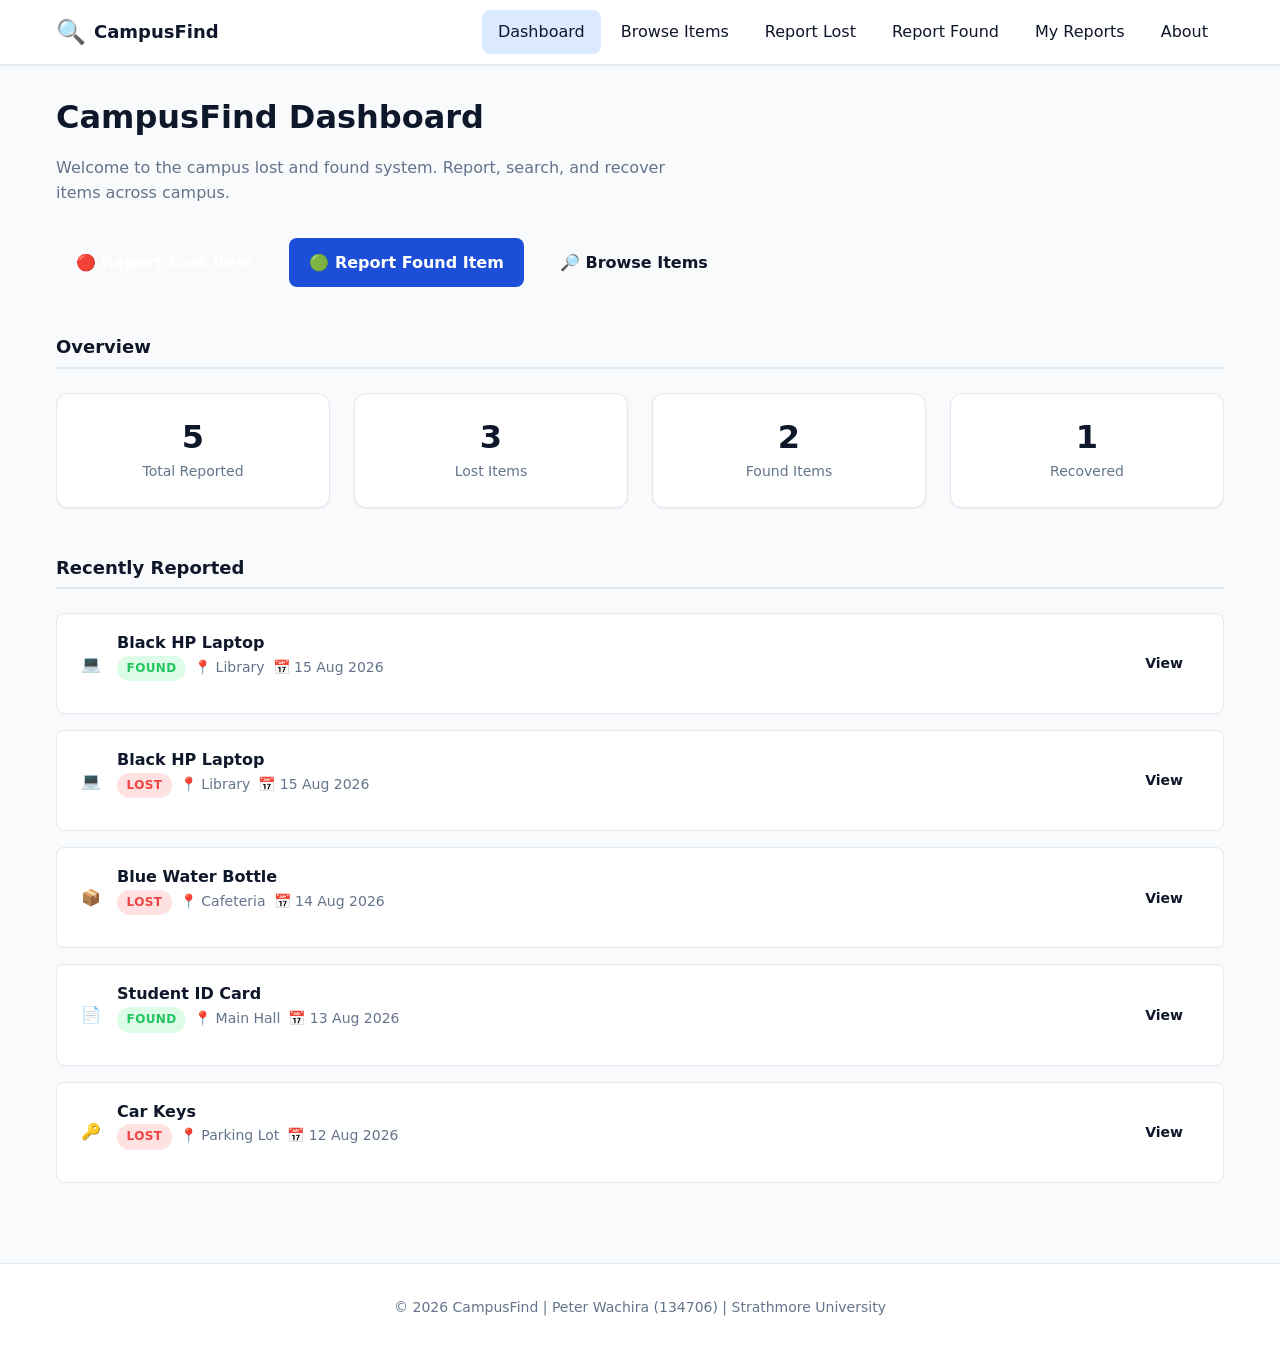
<file: index.html>
<!DOCTYPE html>
<html lang="en">
<head>
  <meta charset="UTF-8">
  <meta name="viewport" content="width=device-width, initial-scale=1.0">
  <meta name="description" content="CampusFind - Campus Lost & Found System for university students and staff">
  <title>Dashboard | CampusFind</title>
  <link rel="stylesheet" href="css/variables.css">
  <link rel="stylesheet" href="css/base.css">
  <link rel="stylesheet" href="css/components.css">
  <link rel="stylesheet" href="css/responsive.css">
</head>
<body>
  <header class="site-header">
    <nav class="nav-container" aria-label="Main navigation">
      <a href="index.html" class="logo">
        <span class="logo-icon">🔍</span>
        <span>CampusFind</span>
      </a>
      <button class="nav-toggle" aria-label="Toggle navigation" aria-expanded="false">☰</button>
      <ul class="nav-menu">
        <li><a href="index.html">Dashboard</a></li>
        <li><a href="browse.html">Browse Items</a></li>
        <li><a href="report-lost.html">Report Lost</a></li>
        <li><a href="report-found.html">Report Found</a></li>
        <li><a href="my-reports.html">My Reports</a></li>
              <li><a href="about.html">About</a></li>
      </ul>
    </nav>
  </header>

  <main>
    <div class="page-header">
      <h1>CampusFind Dashboard</h1>
      <p>Welcome to the campus lost and found system. Report, search, and recover items across campus.</p>
    </div>

    <div class="quick-actions">
      <a href="report-lost.html" class="btn btn-primary">🔴 Report Lost Item</a>
      <a href="report-found.html" class="btn btn-secondary">🟢 Report Found Item</a>
      <a href="browse.html" class="btn btn-outline">🔎 Browse Items</a>
    </div>

    <section class="section" aria-labelledby="stats-heading">
      <h2 id="stats-heading" class="section-title">Overview</h2>
      <div class="stats-grid">
        <div class="stat-card">
          <div class="stat-value" id="stat-total">0</div>
          <div class="stat-label">Total Reported</div>
        </div>
        <div class="stat-card">
          <div class="stat-value" id="stat-lost">0</div>
          <div class="stat-label">Lost Items</div>
        </div>
        <div class="stat-card">
          <div class="stat-value" id="stat-found">0</div>
          <div class="stat-label">Found Items</div>
        </div>
        <div class="stat-card">
          <div class="stat-value" id="stat-recovered">0</div>
          <div class="stat-label">Recovered</div>
        </div>
      </div>
    </section>

    <section class="section" aria-labelledby="recent-heading">
      <h2 id="recent-heading" class="section-title">Recently Reported</h2>
      <div id="recent-items" class="recent-list"></div>
    </section>
  </main>

  <footer class="site-footer">
    <div class="footer-container">
      <p>&copy; 2026 CampusFind | Peter Wachira (134706) | Strathmore University</p>
    </div>
  </footer>

  <script src="js/storage.js"></script>
  <script src="js/utils.js"></script>
  <script src="js/dashboard.js"></script>
</body>
</html>
</file>
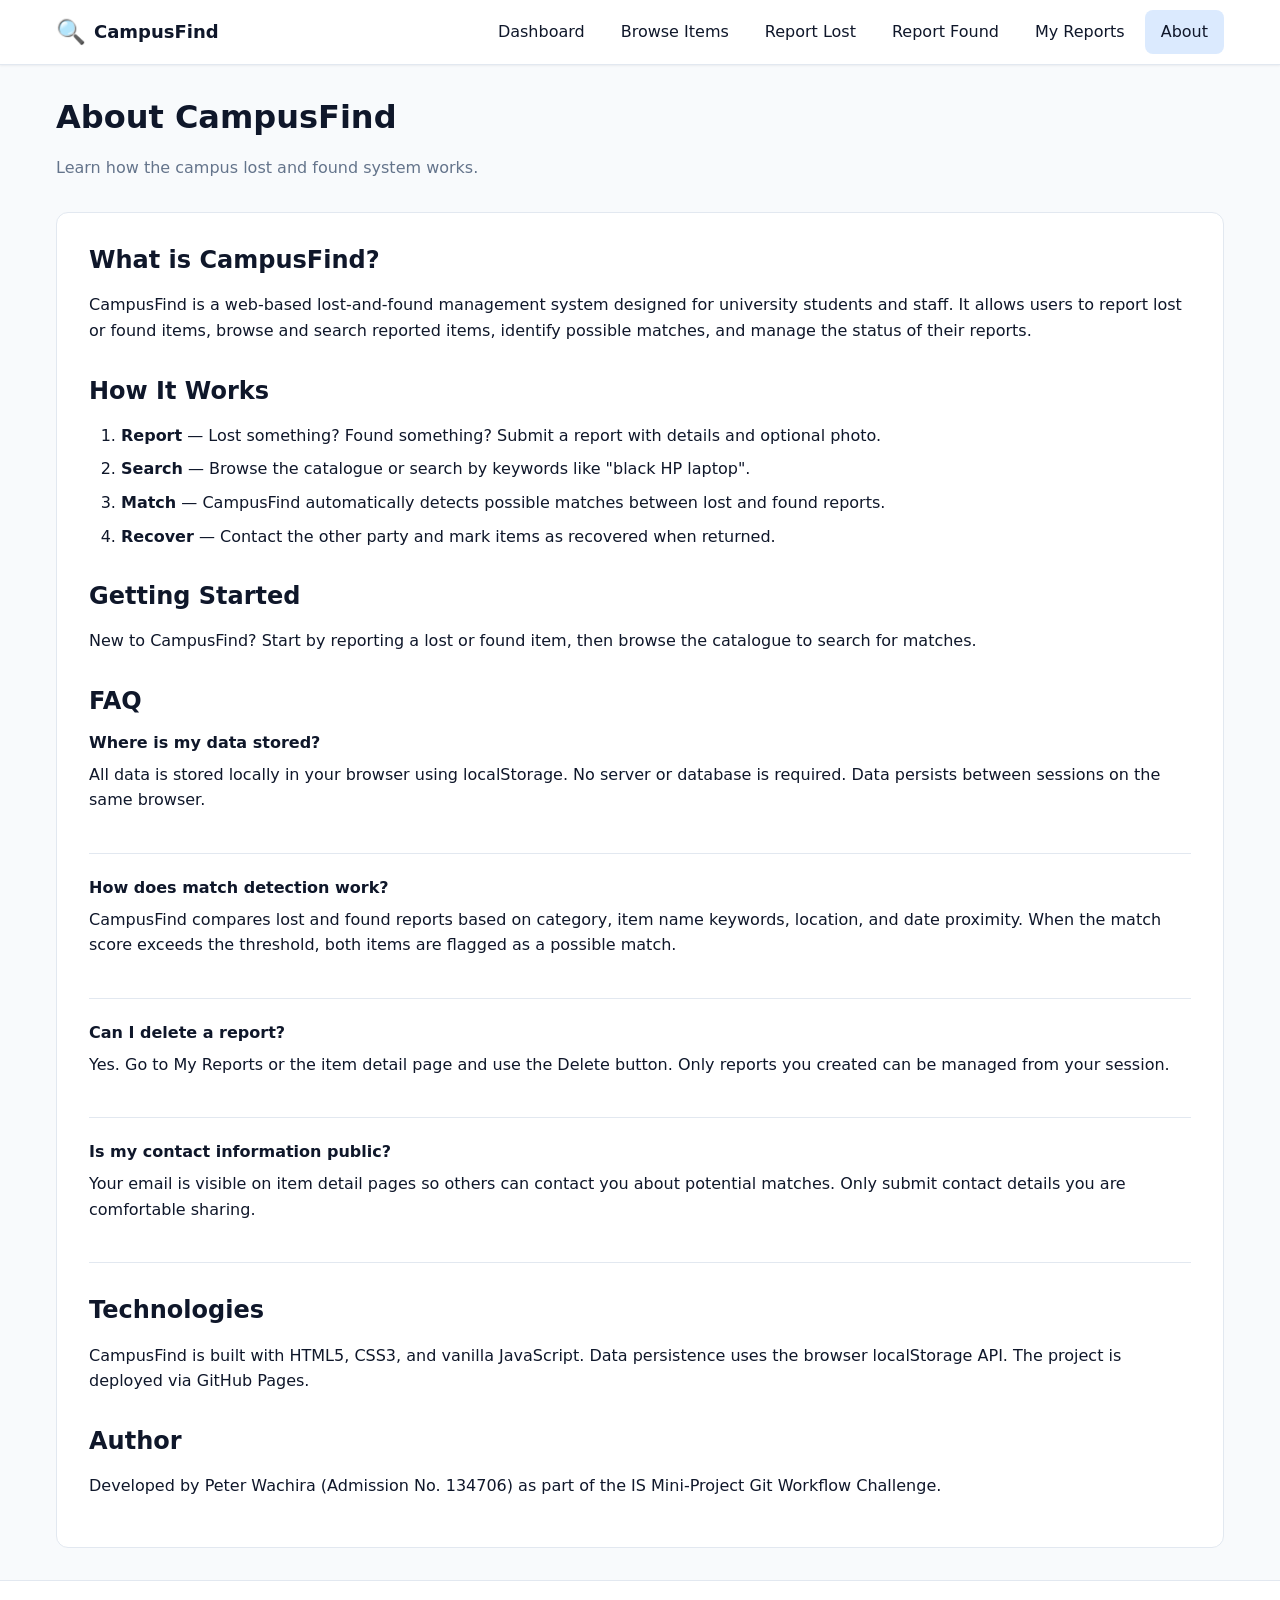
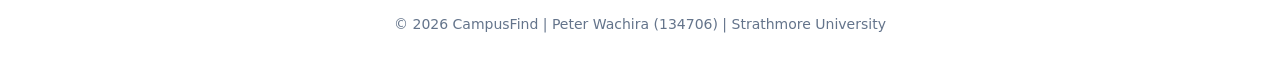
<file: about.html>
<!DOCTYPE html>
<html lang="en">
<head>
  <meta charset="UTF-8">
  <meta name="viewport" content="width=device-width, initial-scale=1.0">
  <meta name="description" content="About CampusFind - Campus Lost and Found System">
  <title>About | CampusFind</title>
  <link rel="stylesheet" href="css/variables.css">
  <link rel="stylesheet" href="css/base.css">
  <link rel="stylesheet" href="css/components.css">
  <link rel="stylesheet" href="css/responsive.css">
</head>
<body>
  <header class="site-header">
    <nav class="nav-container" aria-label="Main navigation">
      <a href="index.html" class="logo">
        <span class="logo-icon">🔍</span>
        <span>CampusFind</span>
      </a>
      <button class="nav-toggle" aria-label="Toggle navigation" aria-expanded="false">☰</button>
      <ul class="nav-menu">
        <li><a href="index.html">Dashboard</a></li>
        <li><a href="browse.html">Browse Items</a></li>
        <li><a href="report-lost.html">Report Lost</a></li>
        <li><a href="report-found.html">Report Found</a></li>
        <li><a href="my-reports.html">My Reports</a></li>
        <li><a href="about.html">About</a></li>
      </ul>
    </nav>
  </header>

  <main>
    <div class="page-header">
      <h1>About CampusFind</h1>
      <p>Learn how the campus lost and found system works.</p>
    </div>

    <div class="about-content">
      <h2>What is CampusFind?</h2>
      <p>CampusFind is a web-based lost-and-found management system designed for university students and staff. It allows users to report lost or found items, browse and search reported items, identify possible matches, and manage the status of their reports.</p>

      <h2>How It Works</h2>
      <ol style="list-style: decimal; padding-left: var(--spacing-xl); margin-bottom: var(--spacing-lg);">
        <li style="margin-bottom: var(--spacing-sm);"><strong>Report</strong> — Lost something? Found something? Submit a report with details and optional photo.</li>
        <li style="margin-bottom: var(--spacing-sm);"><strong>Search</strong> — Browse the catalogue or search by keywords like "black HP laptop".</li>
        <li style="margin-bottom: var(--spacing-sm);"><strong>Match</strong> — CampusFind automatically detects possible matches between lost and found reports.</li>
        <li style="margin-bottom: var(--spacing-sm);"><strong>Recover</strong> — Contact the other party and mark items as recovered when returned.</li>
      </ol>

      <h2>Getting Started</h2>
      <p>New to CampusFind? Start by reporting a lost or found item, then browse the catalogue to search for matches.</p>

      <h2>FAQ</h2>

      <div class="faq-item">
        <h3>Where is my data stored?</h3>
        <p>All data is stored locally in your browser using localStorage. No server or database is required. Data persists between sessions on the same browser.</p>
      </div>

      <div class="faq-item">
        <h3>How does match detection work?</h3>
        <p>CampusFind compares lost and found reports based on category, item name keywords, location, and date proximity. When the match score exceeds the threshold, both items are flagged as a possible match.</p>
      </div>

      <div class="faq-item">
        <h3>Can I delete a report?</h3>
        <p>Yes. Go to My Reports or the item detail page and use the Delete button. Only reports you created can be managed from your session.</p>
      </div>

      <div class="faq-item">
        <h3>Is my contact information public?</h3>
        <p>Your email is visible on item detail pages so others can contact you about potential matches. Only submit contact details you are comfortable sharing.</p>
      </div>

      <h2>Technologies</h2>
      <p>CampusFind is built with HTML5, CSS3, and vanilla JavaScript. Data persistence uses the browser localStorage API. The project is deployed via GitHub Pages.</p>

      <h2>Author</h2>
      <p>Developed by Peter Wachira (Admission No. 134706) as part of the IS Mini-Project Git Workflow Challenge.</p>
    </div>
  </main>

  <footer class="site-footer">
    <div class="footer-container">
      <p>&copy; 2026 CampusFind | Peter Wachira (134706) | Strathmore University</p>
    </div>
  </footer>

  <script src="js/utils.js"></script>
  <script>
    document.addEventListener('DOMContentLoaded', () => {
      CampusFindUtils.initNav();
    });
  </script>
</body>
</html>
</file>
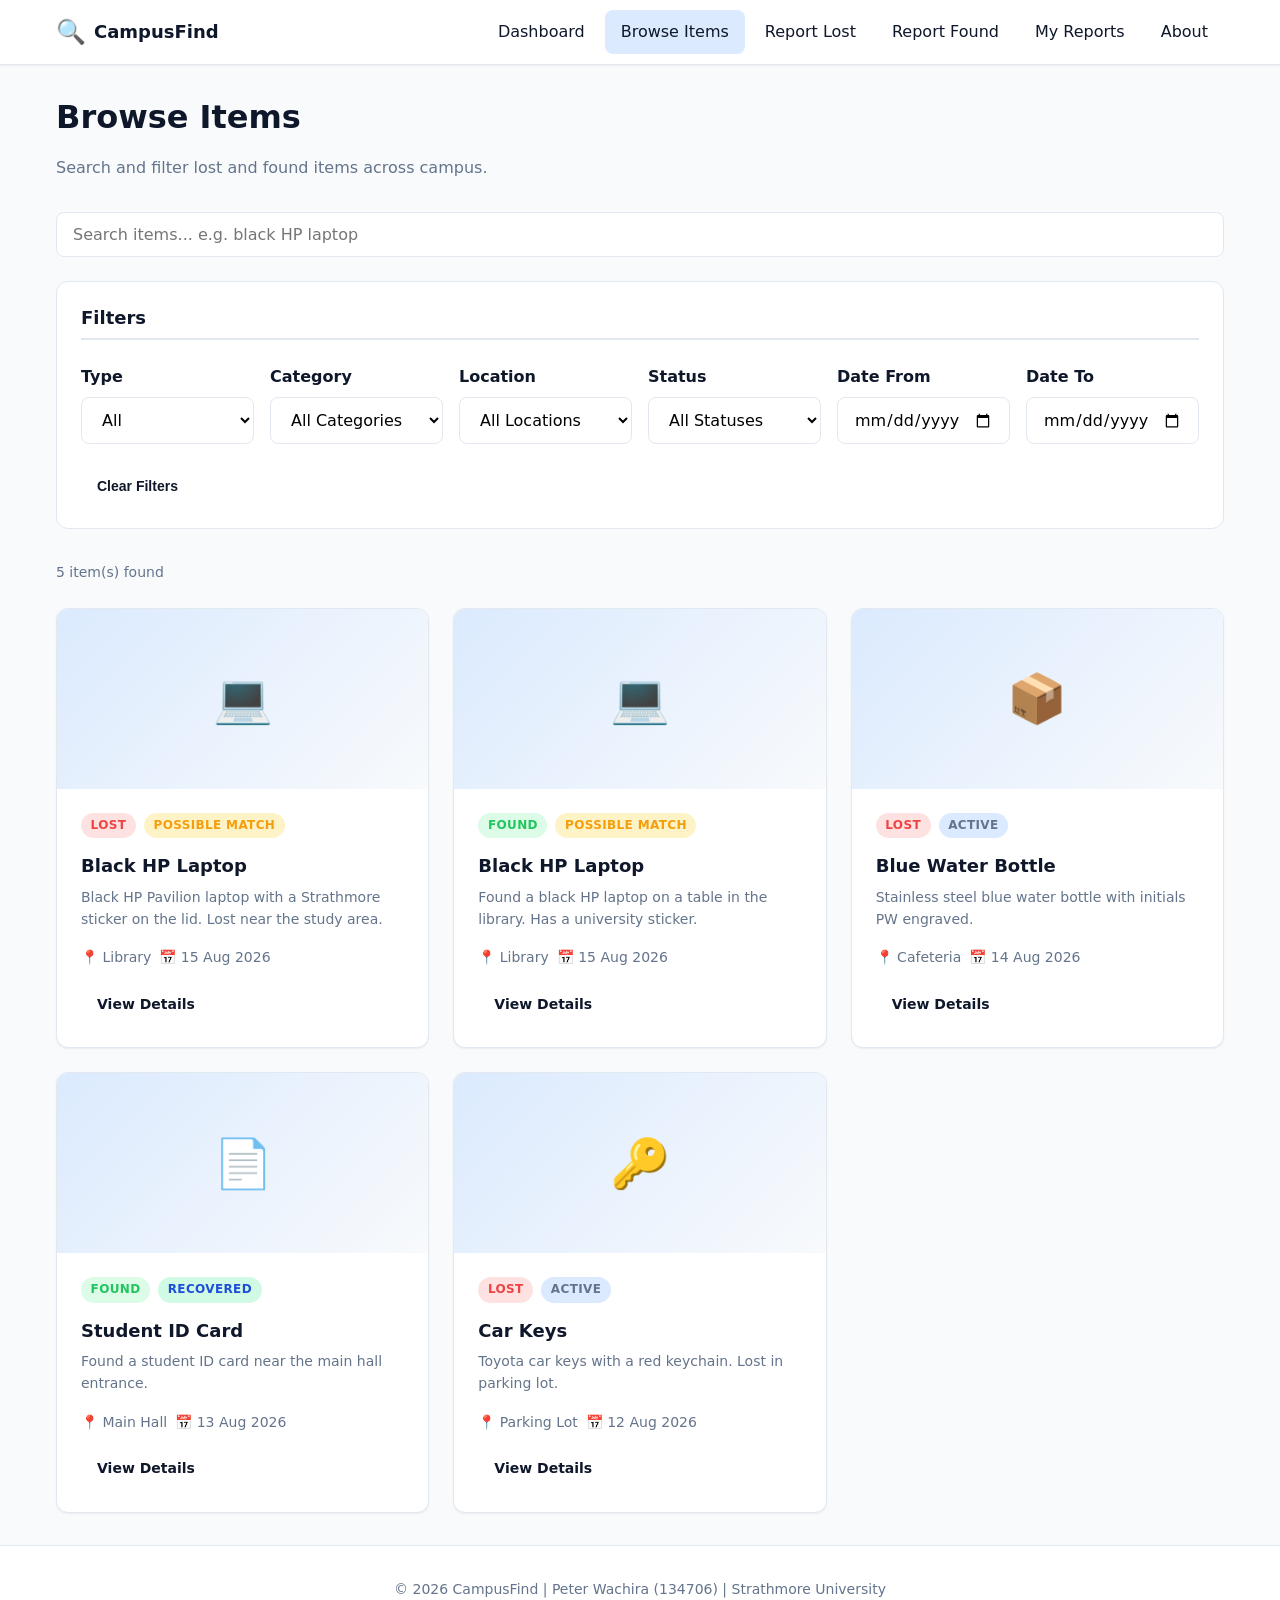
<file: browse.html>
<!DOCTYPE html>
<html lang="en">
<head>
  <meta charset="UTF-8">
  <meta name="viewport" content="width=device-width, initial-scale=1.0">
  <meta name="description" content="Browse and search lost and found items on campus">
  <title>Browse Items | CampusFind</title>
  <link rel="stylesheet" href="css/variables.css">
  <link rel="stylesheet" href="css/base.css">
  <link rel="stylesheet" href="css/components.css">
  <link rel="stylesheet" href="css/responsive.css">
</head>
<body>
  <header class="site-header">
    <nav class="nav-container" aria-label="Main navigation">
      <a href="index.html" class="logo">
        <span class="logo-icon">🔍</span>
        <span>CampusFind</span>
      </a>
      <button class="nav-toggle" aria-label="Toggle navigation" aria-expanded="false">☰</button>
      <ul class="nav-menu">
        <li><a href="index.html">Dashboard</a></li>
        <li><a href="browse.html">Browse Items</a></li>
        <li><a href="report-lost.html">Report Lost</a></li>
        <li><a href="report-found.html">Report Found</a></li>
        <li><a href="my-reports.html">My Reports</a></li>
              <li><a href="about.html">About</a></li>
      </ul>
    </nav>
  </header>

  <main>
    <div class="page-header">
      <h1>Browse Items</h1>
      <p>Search and filter lost and found items across campus.</p>
    </div>

    <div class="search-bar">
      <input type="search" id="search-input" class="form-control" placeholder="Search items... e.g. black HP laptop" aria-label="Search items">
    </div>

    <form id="filter-form" class="filter-panel" aria-label="Filter items">
      <h2 class="section-title">Filters</h2>
      <div class="filter-grid">
        <div class="form-group">
          <label for="filter-type">Type</label>
          <select id="filter-type" name="filter-type" class="form-control">
            <option value="all">All</option>
            <option value="lost">Lost</option>
            <option value="found">Found</option>
          </select>
        </div>
        <div class="form-group">
          <label for="filter-category">Category</label>
          <select id="filter-category" name="filter-category" class="form-control">
            <option value="all">All Categories</option>
            <option value="Electronics">Electronics</option>
            <option value="Clothing">Clothing</option>
            <option value="Documents">Documents</option>
            <option value="Keys">Keys</option>
            <option value="Bags">Bags</option>
            <option value="Other">Other</option>
          </select>
        </div>
        <div class="form-group">
          <label for="filter-location">Location</label>
          <select id="filter-location" name="filter-location" class="form-control">
            <option value="all">All Locations</option>
          </select>
        </div>
        <div class="form-group">
          <label for="filter-status">Status</label>
          <select id="filter-status" name="filter-status" class="form-control">
            <option value="all">All Statuses</option>
            <option value="active">Active</option>
            <option value="possible_match">Possible Match</option>
            <option value="recovered">Recovered</option>
            <option value="closed">Closed</option>
          </select>
        </div>
        <div class="form-group">
          <label for="filter-date-from">Date From</label>
          <input type="date" id="filter-date-from" name="filter-date-from" class="form-control">
        </div>
        <div class="form-group">
          <label for="filter-date-to">Date To</label>
          <input type="date" id="filter-date-to" name="filter-date-to" class="form-control">
        </div>
      </div>
      <button type="button" id="clear-filters" class="btn btn-outline btn-sm">Clear Filters</button>
    </form>

    <p id="results-count" class="card-meta" style="margin-bottom: var(--spacing-lg);"></p>
    <div id="results"></div>
  </main>

  <footer class="site-footer">
    <div class="footer-container">
      <p>&copy; 2026 CampusFind | Peter Wachira (134706) | Strathmore University</p>
    </div>
  </footer>

  <script src="js/storage.js"></script>
  <script src="js/utils.js"></script>
  <script src="js/search.js"></script>
  <script src="js/filters.js"></script>
  <script src="js/matching.js"></script>
  <script src="js/browse.js"></script>
</body>
</html>
</file>
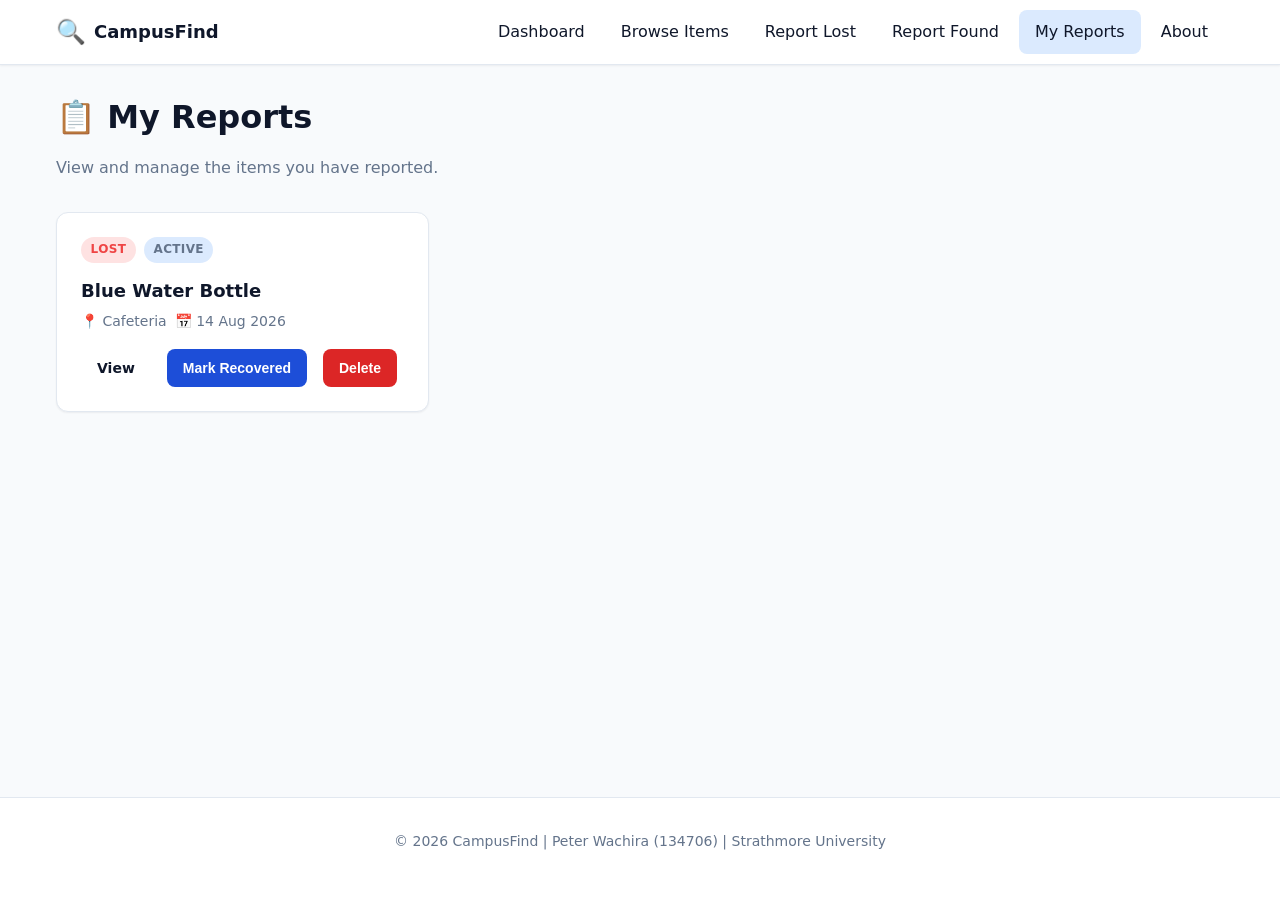
<file: my-reports.html>
<!DOCTYPE html>
<html lang="en">
<head>
  <meta charset="UTF-8">
  <meta name="viewport" content="width=device-width, initial-scale=1.0">
  <meta name="description" content="View and manage your lost and found reports">
  <title>My Reports | CampusFind</title>
  <link rel="stylesheet" href="css/variables.css">
  <link rel="stylesheet" href="css/base.css">
  <link rel="stylesheet" href="css/components.css">
  <link rel="stylesheet" href="css/responsive.css">
</head>
<body>
  <header class="site-header">
    <nav class="nav-container" aria-label="Main navigation">
      <a href="index.html" class="logo">
        <span class="logo-icon">🔍</span>
        <span>CampusFind</span>
      </a>
      <button class="nav-toggle" aria-label="Toggle navigation" aria-expanded="false">☰</button>
      <ul class="nav-menu">
        <li><a href="index.html">Dashboard</a></li>
        <li><a href="browse.html">Browse Items</a></li>
        <li><a href="report-lost.html">Report Lost</a></li>
        <li><a href="report-found.html">Report Found</a></li>
        <li><a href="my-reports.html">My Reports</a></li>
              <li><a href="about.html">About</a></li>
      </ul>
    </nav>
  </header>

  <main>
    <div class="page-header">
      <h1>📋 My Reports</h1>
      <p>View and manage the items you have reported.</p>
    </div>

    <div id="my-reports-list"></div>
  </main>

  <footer class="site-footer">
    <div class="footer-container">
      <p>&copy; 2026 CampusFind | Peter Wachira (134706) | Strathmore University</p>
    </div>
  </footer>

  <script src="js/storage.js"></script>
  <script src="js/utils.js"></script>
  <script src="js/matching.js"></script>
  <script src="js/my-reports.js"></script>
</body>
</html>
</file>
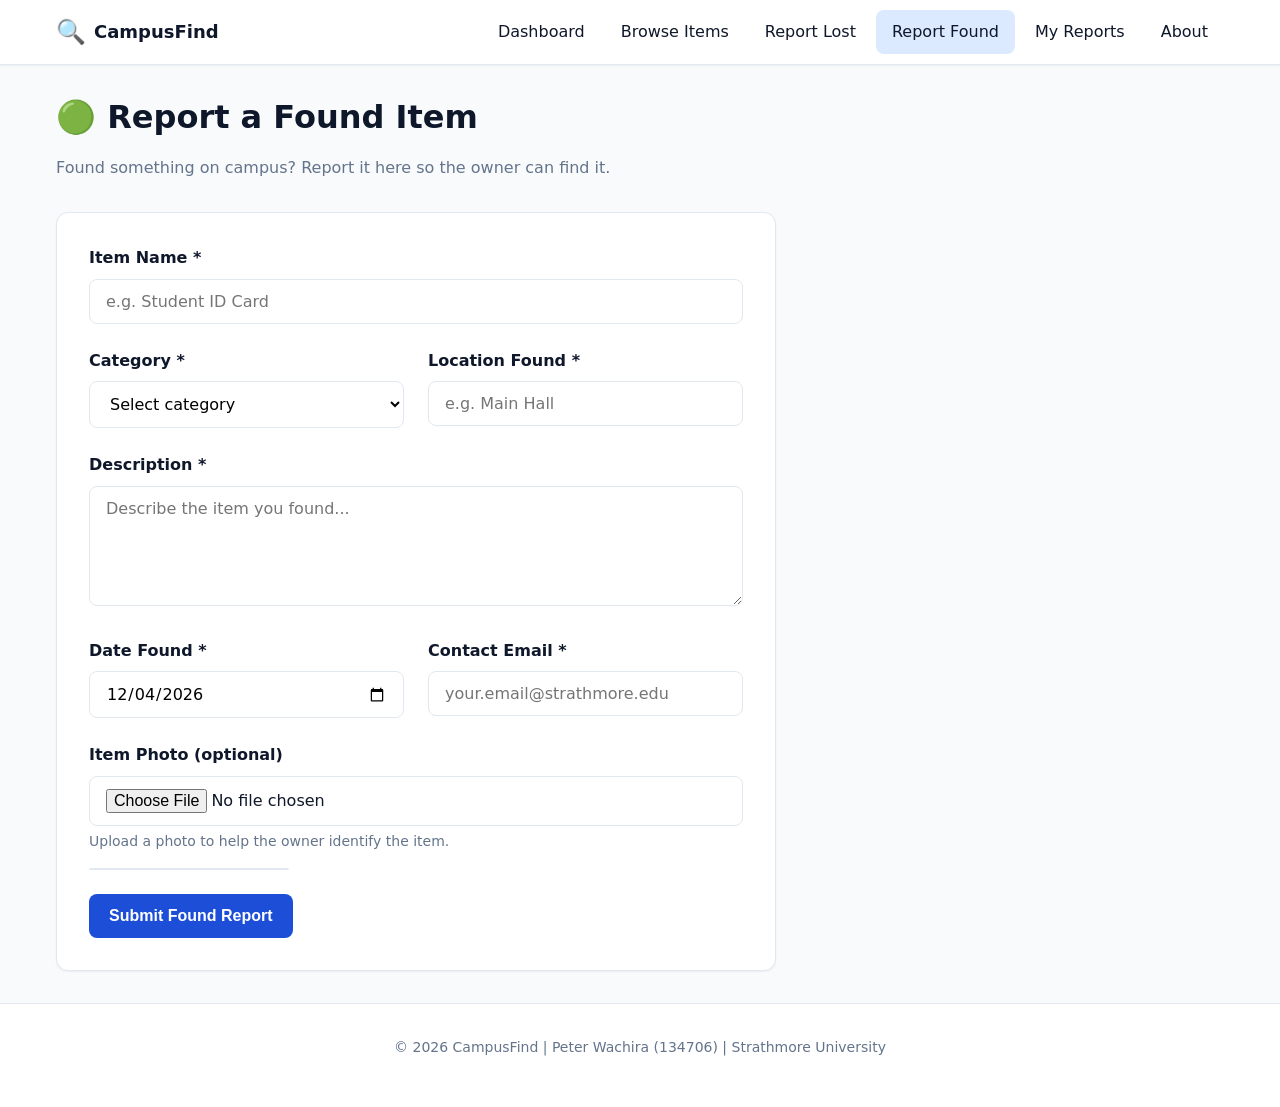
<file: report-found.html>
<!DOCTYPE html>
<html lang="en">
<head>
  <meta charset="UTF-8">
  <meta name="viewport" content="width=device-width, initial-scale=1.0">
  <meta name="description" content="Report a found item on campus">
  <title>Report Found Item | CampusFind</title>
  <link rel="stylesheet" href="css/variables.css">
  <link rel="stylesheet" href="css/base.css">
  <link rel="stylesheet" href="css/components.css">
  <link rel="stylesheet" href="css/responsive.css">
</head>
<body>
  <header class="site-header">
    <nav class="nav-container" aria-label="Main navigation">
      <a href="index.html" class="logo">
        <span class="logo-icon">🔍</span>
        <span>CampusFind</span>
      </a>
      <button class="nav-toggle" aria-label="Toggle navigation" aria-expanded="false">☰</button>
      <ul class="nav-menu">
        <li><a href="index.html">Dashboard</a></li>
        <li><a href="browse.html">Browse Items</a></li>
        <li><a href="report-lost.html">Report Lost</a></li>
        <li><a href="report-found.html">Report Found</a></li>
        <li><a href="my-reports.html">My Reports</a></li>
              <li><a href="about.html">About</a></li>
      </ul>
    </nav>
  </header>

  <main>
    <div class="page-header">
      <h1>🟢 Report a Found Item</h1>
      <p>Found something on campus? Report it here so the owner can find it.</p>
    </div>

    <form id="report-found-form" data-report-type="found" class="form-card" novalidate>
      <div class="form-group">
        <label for="name">Item Name *</label>
        <input type="text" id="name" name="name" class="form-control" placeholder="e.g. Student ID Card" required>
      </div>

      <div class="form-row">
        <div class="form-group">
          <label for="category">Category *</label>
          <select id="category" name="category" class="form-control" required></select>
        </div>
        <div class="form-group">
          <label for="location">Location Found *</label>
          <input type="text" id="location" name="location" class="form-control" list="location-list" placeholder="e.g. Main Hall" required>
          <datalist id="location-list"></datalist>
        </div>
      </div>

      <div class="form-group">
        <label for="description">Description *</label>
        <textarea id="description" name="description" class="form-control" placeholder="Describe the item you found..." required></textarea>
      </div>

      <div class="form-row">
        <div class="form-group">
          <label for="date">Date Found *</label>
          <input type="date" id="date" name="date" class="form-control" required>
        </div>
        <div class="form-group">
          <label for="contact">Contact Email *</label>
          <input type="email" id="contact" name="contact" class="form-control" placeholder="your.email@strathmore.edu" required>
        </div>
      </div>

      <div class="form-group">
        <label for="image">Item Photo (optional)</label>
        <input type="file" id="image" name="image" class="form-control" accept="image/*">
        <p class="hint">Upload a photo to help the owner identify the item.</p>
        <div id="image-preview" class="image-preview"></div>
      </div>

      <button type="submit" class="btn btn-secondary">Submit Found Report</button>
    </form>
  </main>

  <footer class="site-footer">
    <div class="footer-container">
      <p>&copy; 2026 CampusFind | Peter Wachira (134706) | Strathmore University</p>
    </div>
  </footer>

  <script src="js/storage.js"></script>
  <script src="js/utils.js"></script>
  <script src="js/matching.js"></script>
  <script src="js/report-forms.js"></script>
  <script>
    document.addEventListener('DOMContentLoaded', () => {
      CampusFindUtils.initNav();
      CampusFindForms.initReportForm('report-found-form', 'found');
    });
  </script>
</body>
</html>
</file>
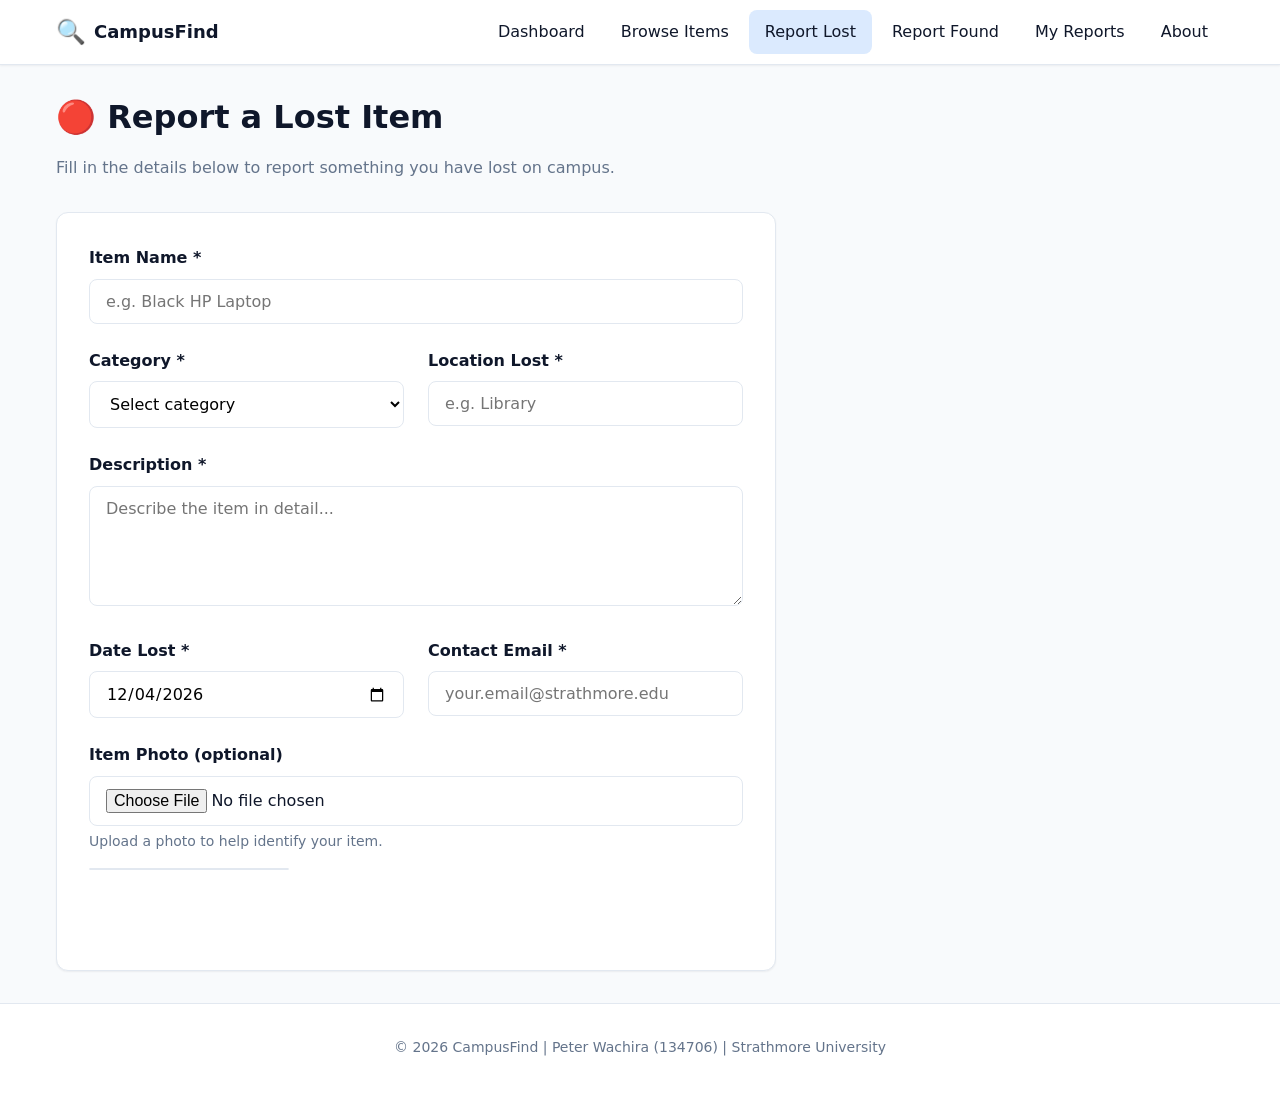
<file: report-lost.html>
<!DOCTYPE html>
<html lang="en">
<head>
  <meta charset="UTF-8">
  <meta name="viewport" content="width=device-width, initial-scale=1.0">
  <meta name="description" content="Report a lost item on campus">
  <title>Report Lost Item | CampusFind</title>
  <link rel="stylesheet" href="css/variables.css">
  <link rel="stylesheet" href="css/base.css">
  <link rel="stylesheet" href="css/components.css">
  <link rel="stylesheet" href="css/responsive.css">
</head>
<body>
  <header class="site-header">
    <nav class="nav-container" aria-label="Main navigation">
      <a href="index.html" class="logo">
        <span class="logo-icon">🔍</span>
        <span>CampusFind</span>
      </a>
      <button class="nav-toggle" aria-label="Toggle navigation" aria-expanded="false">☰</button>
      <ul class="nav-menu">
        <li><a href="index.html">Dashboard</a></li>
        <li><a href="browse.html">Browse Items</a></li>
        <li><a href="report-lost.html">Report Lost</a></li>
        <li><a href="report-found.html">Report Found</a></li>
        <li><a href="my-reports.html">My Reports</a></li>
              <li><a href="about.html">About</a></li>
      </ul>
    </nav>
  </header>

  <main>
    <div class="page-header">
      <h1>🔴 Report a Lost Item</h1>
      <p>Fill in the details below to report something you have lost on campus.</p>
    </div>

    <form id="report-lost-form" class="form-card" novalidate>
      <div class="form-group">
        <label for="name">Item Name *</label>
        <input type="text" id="name" name="name" class="form-control" placeholder="e.g. Black HP Laptop" required>
      </div>

      <div class="form-row">
        <div class="form-group">
          <label for="category">Category *</label>
          <select id="category" name="category" class="form-control" required></select>
        </div>
        <div class="form-group">
          <label for="location">Location Lost *</label>
          <input type="text" id="location" name="location" class="form-control" list="location-list" placeholder="e.g. Library" required>
          <datalist id="location-list"></datalist>
        </div>
      </div>

      <div class="form-group">
        <label for="description">Description *</label>
        <textarea id="description" name="description" class="form-control" placeholder="Describe the item in detail..." required></textarea>
      </div>

      <div class="form-row">
        <div class="form-group">
          <label for="date">Date Lost *</label>
          <input type="date" id="date" name="date" class="form-control" required>
        </div>
        <div class="form-group">
          <label for="contact">Contact Email *</label>
          <input type="email" id="contact" name="contact" class="form-control" placeholder="your.email@strathmore.edu" required>
        </div>
      </div>

      <div class="form-group">
        <label for="image">Item Photo (optional)</label>
        <input type="file" id="image" name="image" class="form-control" accept="image/*">
        <p class="hint">Upload a photo to help identify your item.</p>
        <div id="image-preview" class="image-preview"></div>
      </div>

      <button type="submit" class="btn btn-primary">Submit Lost Report</button>
    </form>
  </main>

  <footer class="site-footer">
    <div class="footer-container">
      <p>&copy; 2026 CampusFind | Peter Wachira (134706) | Strathmore University</p>
    </div>
  </footer>

  <script src="js/storage.js"></script>
  <script src="js/utils.js"></script>
  <script src="js/matching.js"></script>
  <script src="js/report-forms.js"></script>
  <script>
    document.addEventListener('DOMContentLoaded', () => {
      CampusFindUtils.initNav();
      CampusFindForms.initReportForm('report-lost-form', 'lost');
    });
  </script>
</body>
</html>
</file>
<file: css/variables.css>
:root {
  --color-primary-dark: #1d4ed8;
  --color-primary-light: #dbeafe;
  --color-secondary: #1d4ed8;
  --color-danger: #dc2626;
  --color-warning: #d97706;
  --color-lost: #ef4444;
  --color-found: #22c55e;
  --color-bg: #f8fafc;
  --color-surface: #ffffff;
  --color-text: #0f172a;
  --color-text-muted: #64748b;
  --color-border: #e2e8f0;
  --color-match: #f59e0b;

  --font-family: "Segoe UI", system-ui, -apple-system, sans-serif;
  --font-size-sm: 0.875rem;
  --font-size-base: 1rem;
  --font-size-lg: 1.125rem;
  --font-size-xl: 1.5rem;
  --font-size-2xl: 2rem;

  --spacing-xs: 0.25rem;
  --spacing-sm: 0.5rem;
  --spacing-md: 1rem;
  --spacing-lg: 1.5rem;
  --spacing-xl: 2rem;
  --spacing-2xl: 3rem;

  --radius-sm: 0.375rem;
  --radius-md: 0.5rem;
  --radius-lg: 0.75rem;
  --radius-full: 9999px;

  --shadow-sm: 0 1px 2px rgba(15, 23, 42, 0.06);
  --shadow-md: 0 4px 12px rgba(15, 23, 42, 0.08);
  --shadow-lg: 0 10px 24px rgba(15, 23, 42, 0.1);

  --nav-height: 64px;
  --max-width: 1200px;
  --transition: 0.2s ease;
}
</file>
<file: css/base.css>
*,
*::before,
*::after {
  box-sizing: border-box;
  margin: 0;
  padding: 0;
}

html {
  scroll-behavior: smooth;
}

body {
  font-family: var(--font-family);
  font-size: var(--font-size-base);
  line-height: 1.6;
  color: var(--color-text);
  background: var(--color-bg);
  min-height: 100vh;
  display: flex;
  flex-direction: column;
}

img {
  max-width: 100%;
  height: auto;
  display: block;
}

a {
  color: var(--color-primary);
  text-decoration: none;
}

a:hover {
  text-decoration: underline;
}

main {
  flex: 1;
  width: 100%;
  max-width: var(--max-width);
  margin: 0 auto;
  padding: var(--spacing-xl) var(--spacing-md);
}

h1,
h2,
h3 {
  line-height: 1.3;
  margin-bottom: var(--spacing-md);
}

h1 {
  font-size: var(--font-size-2xl);
}

h2 {
  font-size: var(--font-size-xl);
}

p {
  margin-bottom: var(--spacing-md);
}

ul {
  list-style: none;
}

.sr-only {
  position: absolute;
  width: 1px;
  height: 1px;
  padding: 0;
  margin: -1px;
  overflow: hidden;
  clip: rect(0, 0, 0, 0);
  border: 0;
}

.page-header {
  margin-bottom: var(--spacing-xl);
}

.page-header p {
  color: var(--color-text-muted);
  max-width: 640px;
}

.section {
  margin-bottom: var(--spacing-2xl);
}

.section-title {
  font-size: var(--font-size-lg);
  margin-bottom: var(--spacing-lg);
  padding-bottom: var(--spacing-sm);
  border-bottom: 2px solid var(--color-border);
}

.empty-state {
  text-align: center;
  padding: var(--spacing-2xl);
  background: var(--color-surface);
  border-radius: var(--radius-lg);
  border: 2px dashed var(--color-border);
}

.empty-state h3 {
  margin-bottom: var(--spacing-sm);
}

.empty-state p {
  color: var(--color-text-muted);
  margin-bottom: var(--spacing-lg);
}
</file>
<file: css/components.css>
.site-header {
  background: var(--color-surface);
  border-bottom: 1px solid var(--color-border);
  box-shadow: var(--shadow-sm);
  position: sticky;
  top: 0;
  z-index: 100;
}

.nav-container {
  max-width: var(--max-width);
  margin: 0 auto;
  padding: 0 var(--spacing-md);
  height: var(--nav-height);
  display: flex;
  align-items: center;
  justify-content: space-between;
  gap: var(--spacing-md);
}

.logo {
  display: flex;
  align-items: center;
  gap: var(--spacing-sm);
  font-weight: 700;
  font-size: var(--font-size-lg);
  color: var(--color-text);
  text-decoration: none;
}

.logo:hover {
  text-decoration: none;
  color: var(--color-primary);
}

.logo-icon {
  font-size: 1.5rem;
}

.nav-toggle {
  display: none;
  background: none;
  border: none;
  font-size: 1.5rem;
  cursor: pointer;
  padding: var(--spacing-sm);
  color: var(--color-text);
  min-width: 44px;
  min-height: 44px;
}

.nav-menu {
  display: flex;
  align-items: center;
  gap: var(--spacing-xs);
}

.nav-menu a {
  padding: var(--spacing-sm) var(--spacing-md);
  border-radius: var(--radius-md);
  color: var(--color-text);
  text-decoration: none;
  font-weight: 500;
  transition: background var(--transition), color var(--transition);
  min-height: 44px;
  display: inline-flex;
  align-items: center;
}

.nav-menu a:hover,
.nav-menu a.active {
  background: var(--color-primary-light);
  color: var(--color-primary);
  text-decoration: none;
}

.site-footer {
  background: var(--color-surface);
  border-top: 1px solid var(--color-border);
  padding: var(--spacing-xl) var(--spacing-md);
  margin-top: auto;
}

.footer-container {
  max-width: var(--max-width);
  margin: 0 auto;
  text-align: center;
  color: var(--color-text-muted);
  font-size: var(--font-size-sm);
}

.btn {
  display: inline-flex;
  align-items: center;
  justify-content: center;
  gap: var(--spacing-sm);
  padding: 0.75rem 1.25rem;
  min-height: 44px;
  border: none;
  border-radius: var(--radius-md);
  font-size: var(--font-size-base);
  font-weight: 600;
  cursor: pointer;
  text-decoration: none;
  transition: background var(--transition), transform var(--transition), box-shadow var(--transition);
}

.btn:hover {
  text-decoration: none;
  transform: translateY(-1px);
  box-shadow: var(--shadow-md);
}

.btn-primary {
  background: var(--color-primary);
  color: #fff;
}

.btn-primary:hover {
  background: var(--color-primary-dark);
  color: #fff;
}

.btn-secondary {
  background: var(--color-secondary);
  color: #fff;
}

.btn-secondary:hover {
  background: #047857;
  color: #fff;
}

.btn-danger {
  background: var(--color-danger);
  color: #fff;
}

.btn-danger:hover {
  background: #b91c1c;
  color: #fff;
}

.btn-outline {
  background: transparent;
  color: var(--color-primary);
  border: 2px solid var(--color-primary);
}

.btn-outline:hover {
  background: var(--color-primary-light);
  color: var(--color-primary);
}

.btn-sm {
  padding: 0.5rem 1rem;
  min-height: 36px;
  font-size: var(--font-size-sm);
}

.btn-group {
  display: flex;
  flex-wrap: wrap;
  gap: var(--spacing-md);
}

.card {
  background: var(--color-surface);
  border-radius: var(--radius-lg);
  border: 1px solid var(--color-border);
  box-shadow: var(--shadow-sm);
  overflow: hidden;
  transition: box-shadow var(--transition), transform var(--transition);
}

.card:hover {
  box-shadow: var(--shadow-md);
  transform: translateY(-2px);
}

.card-body {
  padding: var(--spacing-lg);
}

.card-image {
  width: 100%;
  height: 180px;
  object-fit: cover;
  background: var(--color-bg);
}

.card-image-placeholder {
  width: 100%;
  height: 180px;
  display: flex;
  align-items: center;
  justify-content: center;
  background: linear-gradient(135deg, var(--color-primary-light), var(--color-bg));
  font-size: 3rem;
}

.card-title {
  font-size: var(--font-size-lg);
  margin-bottom: var(--spacing-sm);
}

.card-meta {
  display: flex;
  flex-wrap: wrap;
  gap: var(--spacing-sm);
  margin-bottom: var(--spacing-md);
  font-size: var(--font-size-sm);
  color: var(--color-text-muted);
}

.card-description {
  color: var(--color-text-muted);
  font-size: var(--font-size-sm);
  margin-bottom: var(--spacing-md);
  display: -webkit-box;
  -webkit-line-clamp: 2;
  -webkit-box-orient: vertical;
  overflow: hidden;
}

.badge {
  display: inline-flex;
  align-items: center;
  padding: 0.2rem 0.6rem;
  border-radius: var(--radius-full);
  font-size: 0.75rem;
  font-weight: 600;
  text-transform: uppercase;
  letter-spacing: 0.03em;
}

.badge-lost {
  background: #fee2e2;
  color: var(--color-lost);
}

.badge-found {
  background: #dcfce7;
  color: var(--color-found);
}

.badge-active {
  background: #dbeafe;
  color: var(--color-primary);
}

.badge-match {
  background: #fef3c7;
  color: var(--color-match);
}

.badge-recovered {
  background: #d1fae5;
  color: var(--color-secondary);
}

.badge-closed {
  background: #f1f5f9;
  color: var(--color-text-muted);
}

.stats-grid {
  display: grid;
  grid-template-columns: repeat(auto-fit, minmax(200px, 1fr));
  gap: var(--spacing-lg);
  margin-bottom: var(--spacing-2xl);
}

.stat-card {
  background: var(--color-surface);
  border-radius: var(--radius-lg);
  padding: var(--spacing-lg);
  border: 1px solid var(--color-border);
  box-shadow: var(--shadow-sm);
  text-align: center;
}

.stat-value {
  font-size: var(--font-size-2xl);
  font-weight: 700;
  color: var(--color-primary);
  line-height: 1.2;
}

.stat-label {
  font-size: var(--font-size-sm);
  color: var(--color-text-muted);
  margin-top: var(--spacing-xs);
}

.items-grid {
  display: grid;
  grid-template-columns: repeat(3, 1fr);
  gap: var(--spacing-lg);
}

.form-group {
  margin-bottom: var(--spacing-lg);
}

.form-group label {
  display: block;
  font-weight: 600;
  margin-bottom: var(--spacing-sm);
}

.form-group .hint {
  font-size: var(--font-size-sm);
  color: var(--color-text-muted);
  margin-top: var(--spacing-xs);
}

.form-control {
  width: 100%;
  padding: 0.75rem 1rem;
  min-height: 44px;
  border: 1px solid var(--color-border);
  border-radius: var(--radius-md);
  font-size: var(--font-size-base);
  font-family: inherit;
  background: var(--color-surface);
  transition: border-color var(--transition), box-shadow var(--transition);
}

.form-control:focus {
  outline: none;
  border-color: var(--color-primary);
  box-shadow: 0 0 0 3px var(--color-primary-light);
}

textarea.form-control {
  min-height: 120px;
  resize: vertical;
}

.form-row {
  display: grid;
  grid-template-columns: 1fr 1fr;
  gap: var(--spacing-lg);
}

.form-card {
  background: var(--color-surface);
  border-radius: var(--radius-lg);
  padding: var(--spacing-xl);
  border: 1px solid var(--color-border);
  box-shadow: var(--shadow-sm);
  max-width: 720px;
}

.image-preview {
  margin-top: var(--spacing-md);
  max-width: 200px;
  border-radius: var(--radius-md);
  overflow: hidden;
  border: 1px solid var(--color-border);
}

.image-preview img {
  width: 100%;
}

.form-error {
  color: var(--color-danger);
  font-size: var(--font-size-sm);
  margin-top: var(--spacing-xs);
}

.alert {
  padding: var(--spacing-md) var(--spacing-lg);
  border-radius: var(--radius-md);
  margin-bottom: var(--spacing-lg);
  font-weight: 500;
}

.alert-success {
  background: #dcfce7;
  color: #166534;
  border: 1px solid #bbf7d0;
}

.alert-warning {
  background: #fef3c7;
  color: #92400e;
  border: 1px solid #fde68a;
}

.alert-info {
  background: #dbeafe;
  color: #1e40af;
  border: 1px solid #bfdbfe;
}

.match-banner {
  background: linear-gradient(135deg, #fef3c7, #fde68a);
  border: 2px solid var(--color-match);
  border-radius: var(--radius-lg);
  padding: var(--spacing-lg);
  margin-bottom: var(--spacing-xl);
}

.match-banner h3 {
  color: #92400e;
  margin-bottom: var(--spacing-sm);
}

.filter-panel {
  background: var(--color-surface);
  border-radius: var(--radius-lg);
  padding: var(--spacing-lg);
  border: 1px solid var(--color-border);
  margin-bottom: var(--spacing-xl);
}

.filter-grid {
  display: grid;
  grid-template-columns: repeat(auto-fit, minmax(160px, 1fr));
  gap: var(--spacing-md);
}

.search-bar {
  display: flex;
  gap: var(--spacing-md);
  margin-bottom: var(--spacing-lg);
}

.search-bar .form-control {
  flex: 1;
}

.item-detail {
  display: grid;
  grid-template-columns: 1fr 1fr;
  gap: var(--spacing-xl);
  background: var(--color-surface);
  border-radius: var(--radius-lg);
  padding: var(--spacing-xl);
  border: 1px solid var(--color-border);
}

.item-detail-image {
  border-radius: var(--radius-lg);
  overflow: hidden;
  background: var(--color-bg);
  min-height: 300px;
  display: flex;
  align-items: center;
  justify-content: center;
}

.item-detail-image img {
  width: 100%;
  height: 100%;
  object-fit: cover;
}

.detail-row {
  display: flex;
  padding: var(--spacing-sm) 0;
  border-bottom: 1px solid var(--color-border);
}

.detail-label {
  font-weight: 600;
  min-width: 120px;
  color: var(--color-text-muted);
}

.detail-value {
  flex: 1;
}

.match-list {
  display: flex;
  flex-direction: column;
  gap: var(--spacing-md);
}

.match-item {
  display: flex;
  align-items: center;
  justify-content: space-between;
  padding: var(--spacing-md);
  background: var(--color-surface);
  border-radius: var(--radius-md);
  border: 1px solid var(--color-border);
}

.recent-list {
  display: flex;
  flex-direction: column;
  gap: var(--spacing-md);
}

.recent-item {
  display: flex;
  align-items: center;
  justify-content: space-between;
  padding: var(--spacing-md) var(--spacing-lg);
  background: var(--color-surface);
  border-radius: var(--radius-md);
  border: 1px solid var(--color-border);
  transition: border-color var(--transition);
}

.recent-item:hover {
  border-color: var(--color-primary);
}

.recent-item-info {
  display: flex;
  align-items: center;
  gap: var(--spacing-md);
}

.quick-actions {
  display: flex;
  flex-wrap: wrap;
  gap: var(--spacing-md);
  margin-bottom: var(--spacing-2xl);
}

.about-content {
  background: var(--color-surface);
  border-radius: var(--radius-lg);
  padding: var(--spacing-xl);
  border: 1px solid var(--color-border);
}

.about-content h2 {
  margin-top: var(--spacing-xl);
}

.about-content h2:first-child {
  margin-top: 0;
}

.faq-item {
  margin-bottom: var(--spacing-lg);
  padding-bottom: var(--spacing-lg);
  border-bottom: 1px solid var(--color-border);
}

.faq-item:last-child {
  border-bottom: none;
}

.faq-item h3 {
  font-size: var(--font-size-base);
  margin-bottom: var(--spacing-sm);
}

.toast {
  position: fixed;
  bottom: var(--spacing-xl);
  right: var(--spacing-xl);
  padding: var(--spacing-md) var(--spacing-lg);
  background: var(--color-text);
  color: #fff;
  border-radius: var(--radius-md);
  box-shadow: var(--shadow-lg);
  z-index: 1000;
  animation: slideIn 0.3s ease;
}

@keyframes slideIn {
  from {
    transform: translateY(100%);
    opacity: 0;
  }
  to {
    transform: translateY(0);
    opacity: 1;
  }
}
</file>
<file: css/responsive.css>
html {
  scroll-padding-top: var(--nav-height);
}

@media (max-width: 767px) {
  .nav-toggle {
    display: flex;
    align-items: center;
    justify-content: center;
  }

  .nav-menu {
    display: none;
    position: absolute;
    top: var(--nav-height);
    left: 0;
    right: 0;
    background: var(--color-surface);
    flex-direction: column;
    padding: var(--spacing-md);
    border-bottom: 1px solid var(--color-border);
    box-shadow: var(--shadow-md);
  }

  .nav-menu.open {
    display: flex;
  }

  .nav-menu a {
    width: 100%;
    padding: var(--spacing-md);
  }

  .site-header {
    position: relative;
  }

  main {
    padding: var(--spacing-lg) var(--spacing-md);
  }

  h1 {
    font-size: var(--font-size-xl);
  }

  .stats-grid {
    grid-template-columns: repeat(2, 1fr);
    gap: var(--spacing-md);
  }

  .items-grid {
    grid-template-columns: 1fr;
  }

  .form-row {
    grid-template-columns: 1fr;
  }

  .item-detail {
    grid-template-columns: 1fr;
  }

  .search-bar {
    flex-direction: column;
  }

  .filter-grid {
    grid-template-columns: 1fr;
  }

  .btn-group {
    flex-direction: column;
  }

  .btn-group .btn {
    width: 100%;
  }

  .quick-actions {
    flex-direction: column;
  }

  .quick-actions .btn {
    width: 100%;
  }

  .match-item {
    flex-direction: column;
    align-items: flex-start;
    gap: var(--spacing-md);
  }

  .recent-item {
    flex-direction: column;
    align-items: flex-start;
    gap: var(--spacing-sm);
  }

  .toast {
    left: var(--spacing-md);
    right: var(--spacing-md);
    bottom: var(--spacing-md);
  }
}

@media (min-width: 768px) and (max-width: 1024px) {
  .items-grid {
    grid-template-columns: repeat(2, 1fr);
  }

  .stats-grid {
    grid-template-columns: repeat(2, 1fr);
  }
}

@media (min-width: 1025px) {
  .items-grid {
    grid-template-columns: repeat(3, 1fr);
  }
}
</file>
